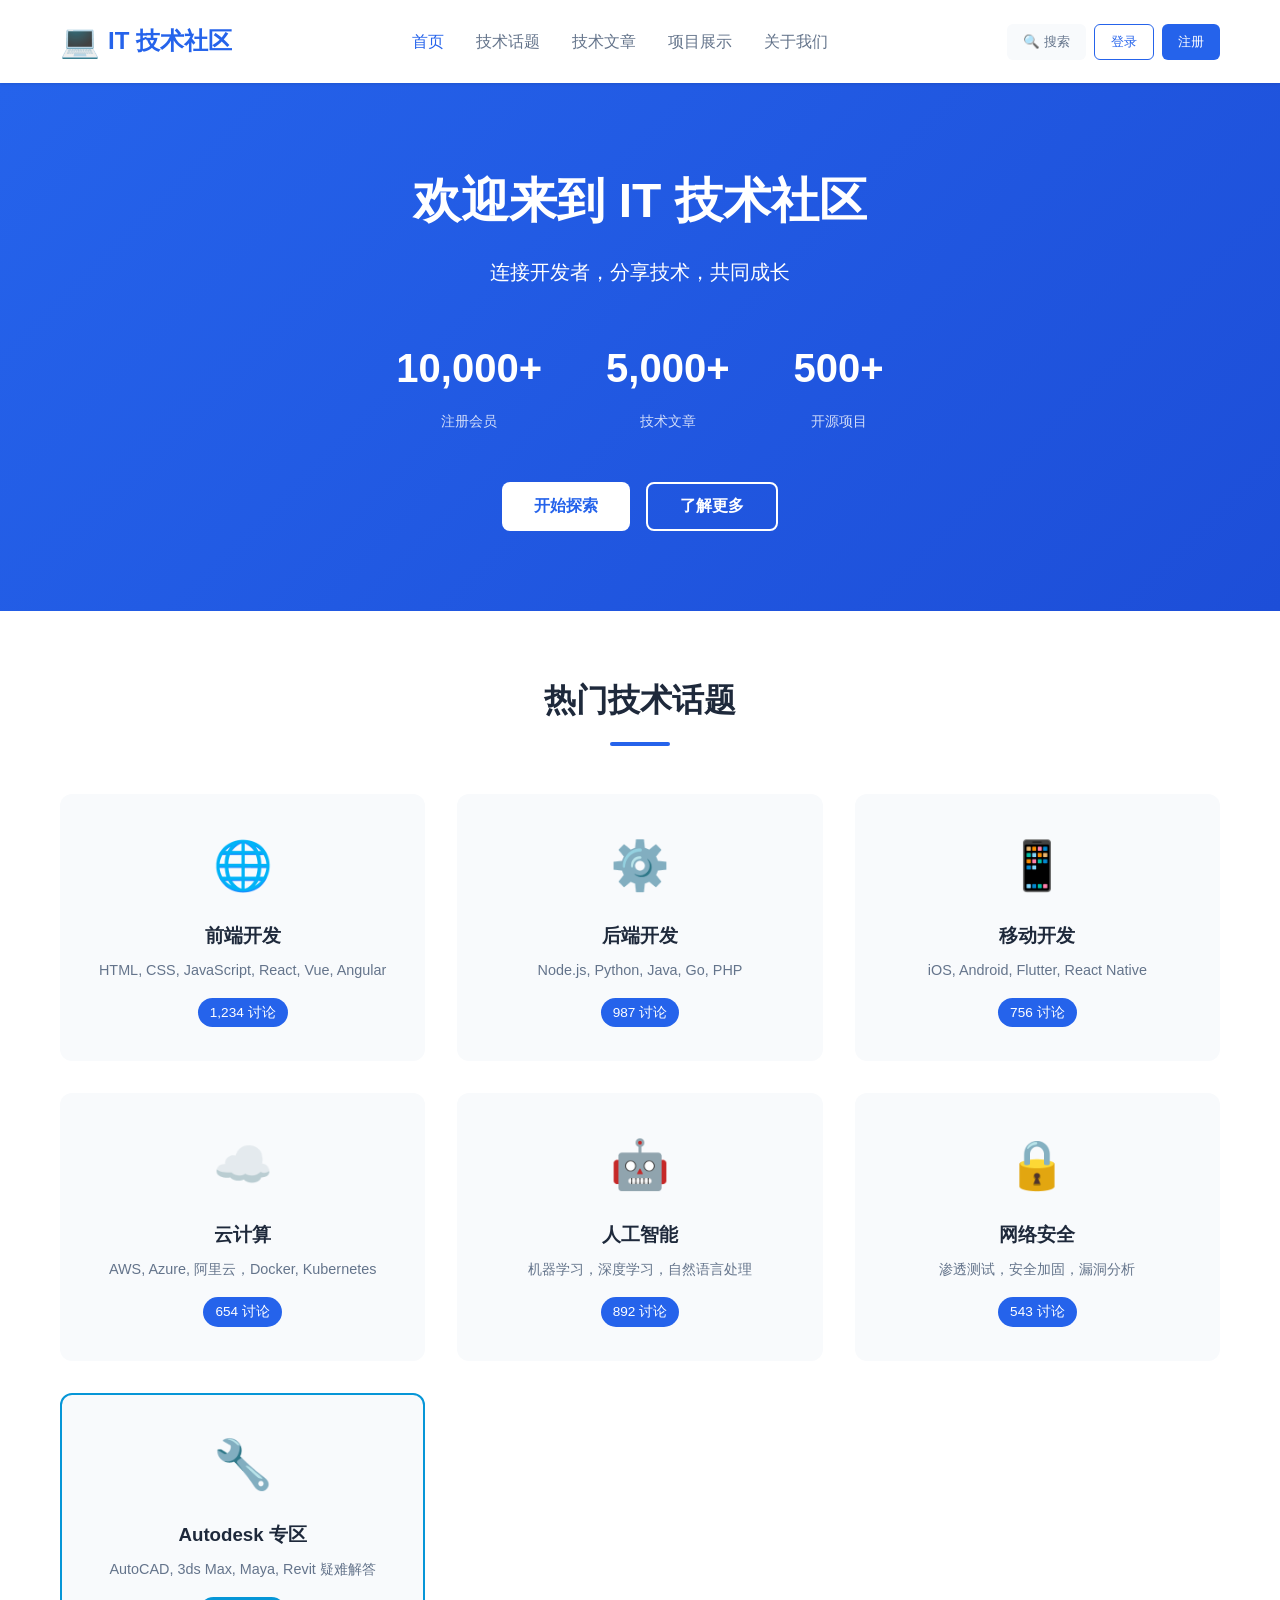
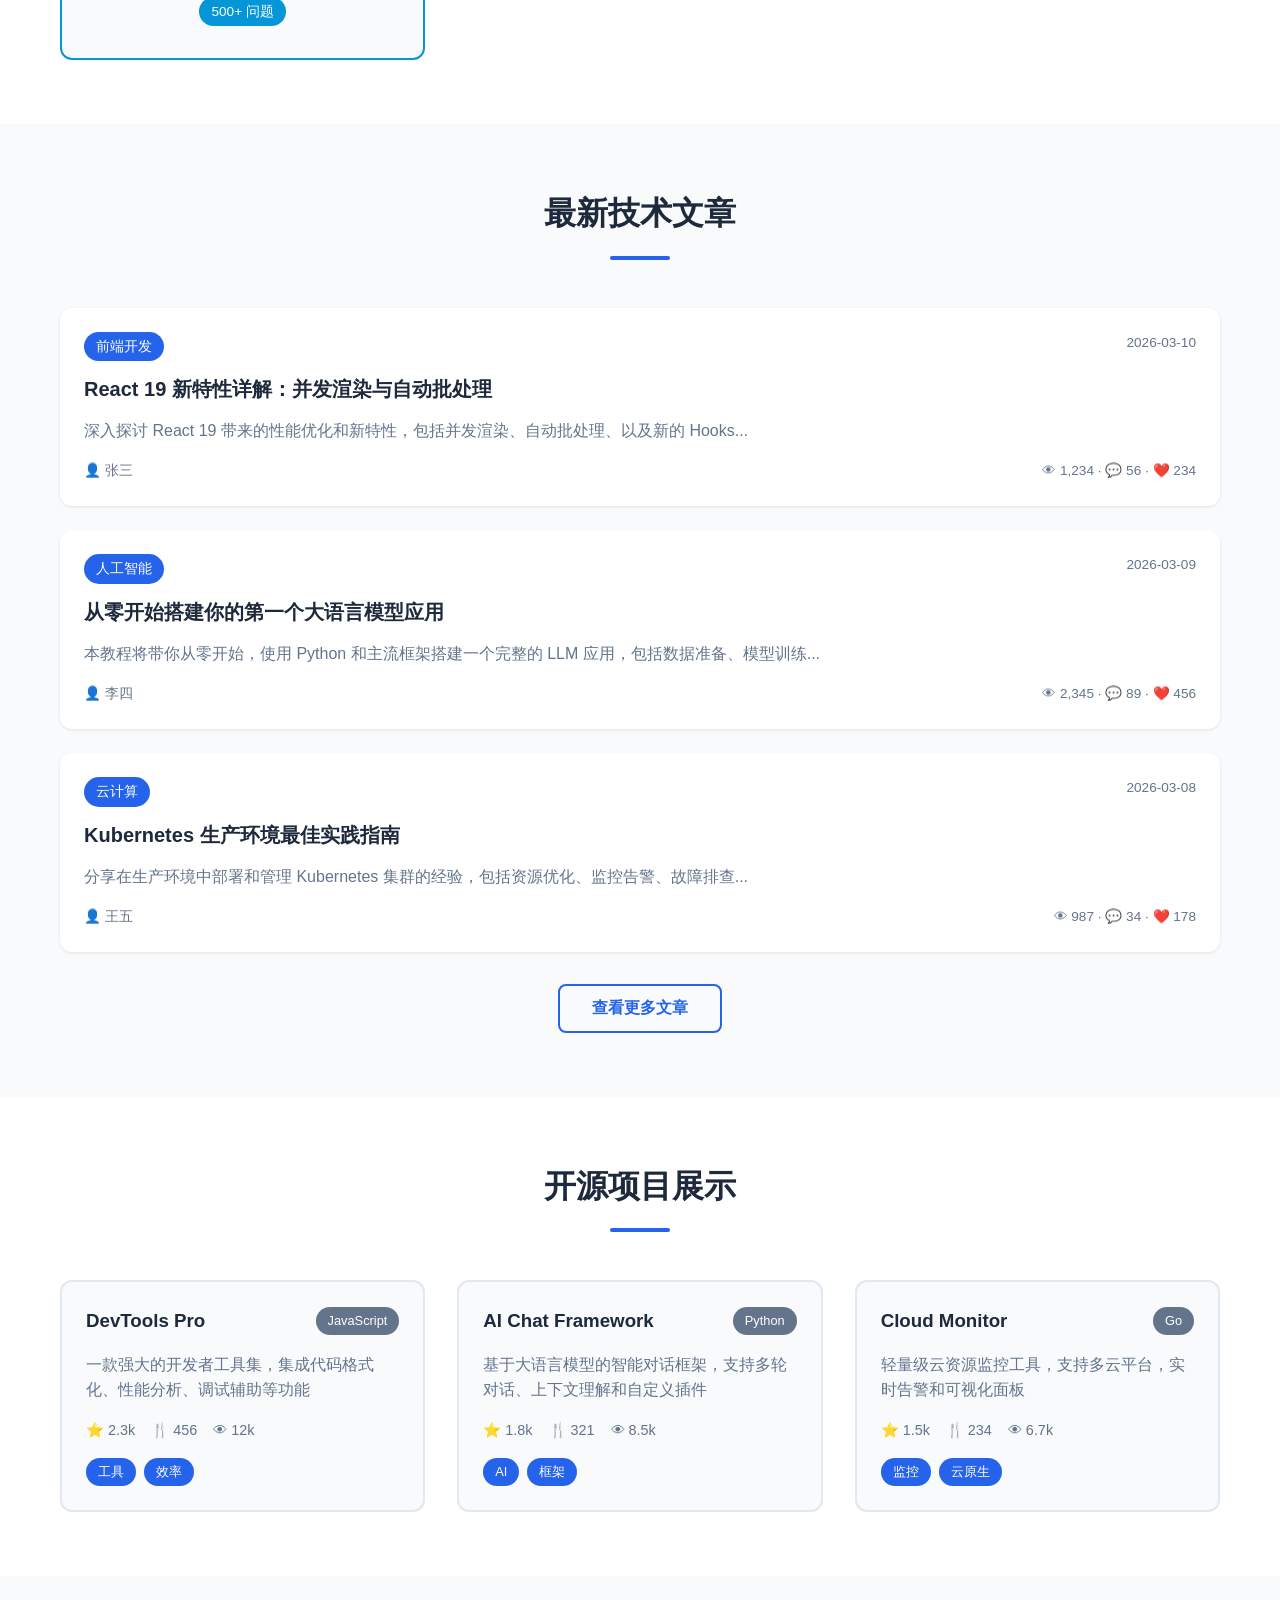
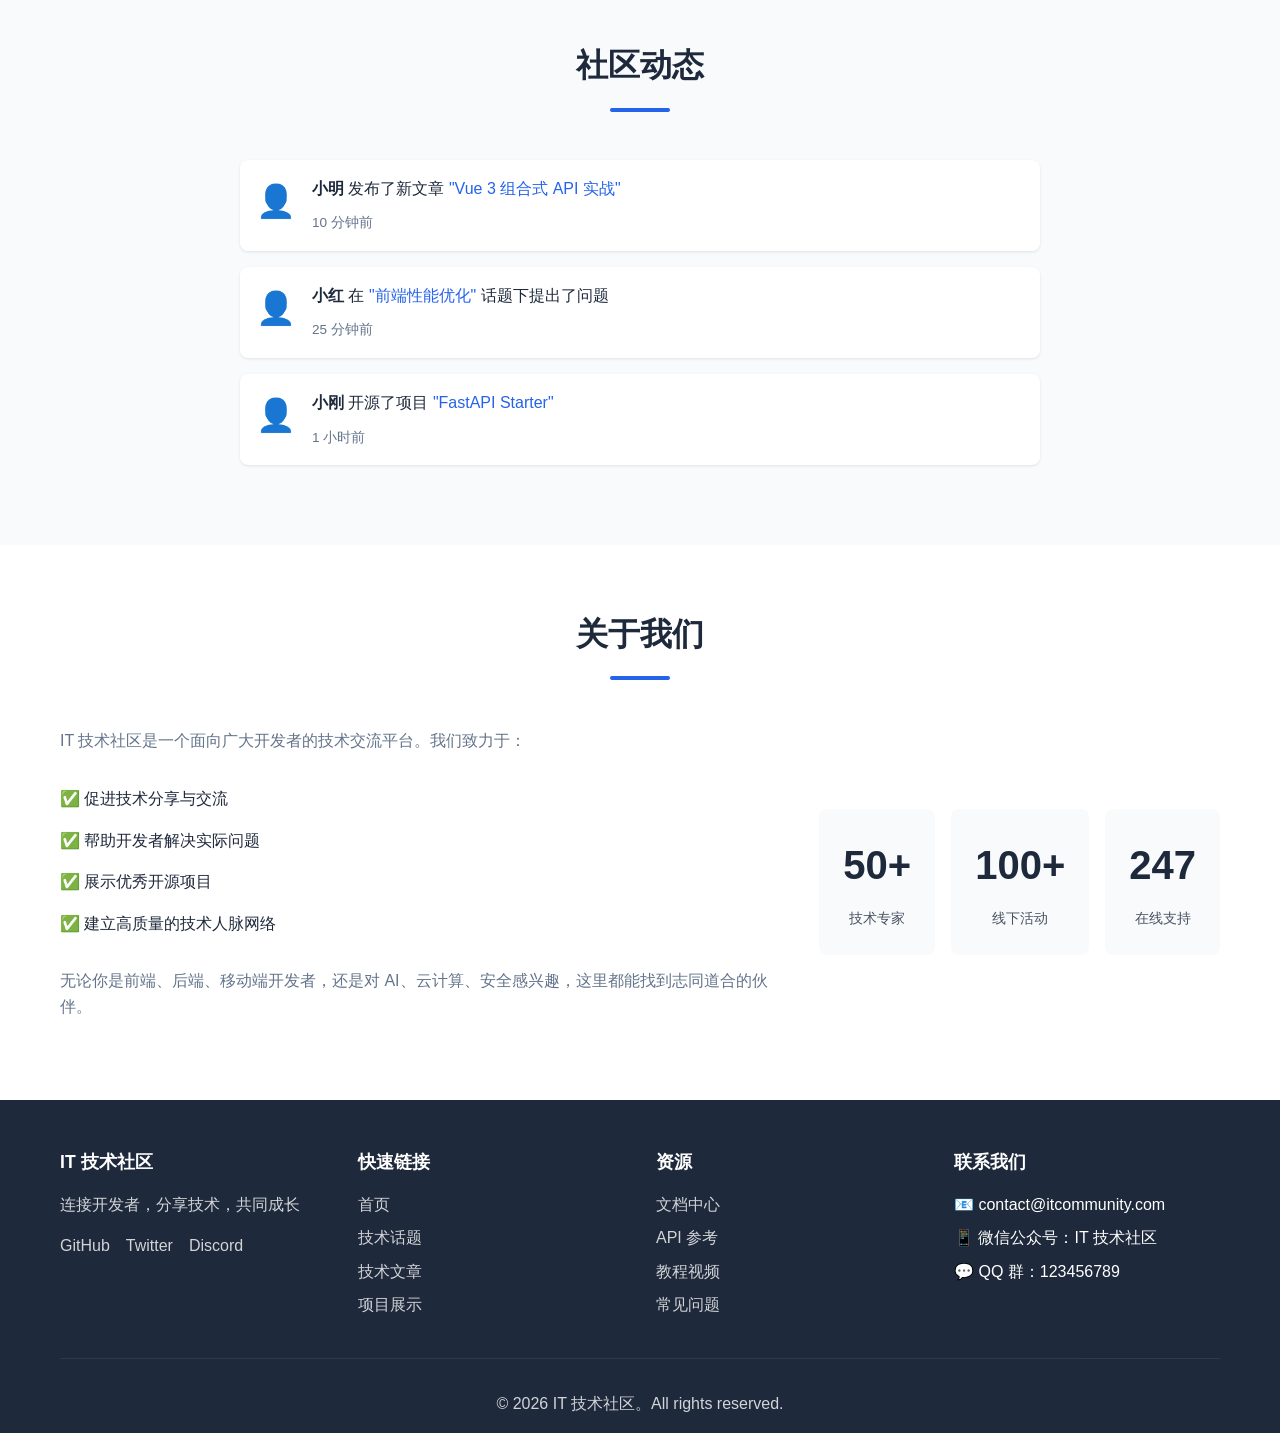
<file: index.html>
<!DOCTYPE html>
<html lang="zh-CN">
<head>
    <meta charset="UTF-8">
    <meta name="viewport" content="width=device-width, initial-scale=1.0">
    <title>IT 技术社区 - 技术交流与分享平台</title>
    <link rel="stylesheet" href="css/style.css">
</head>
<body>
    <!-- 导航栏 -->
    <nav class="navbar">
        <div class="container">
            <div class="logo">
                <span class="logo-icon">💻</span>
                <span class="logo-text">IT 技术社区</span>
            </div>
            <ul class="nav-links">
                <li><a href="#home" class="active">首页</a></li>
                <li><a href="#topics">技术话题</a></li>
                <li><a href="#articles">技术文章</a></li>
                <li><a href="#projects">项目展示</a></li>
                <li><a href="#about">关于我们</a></li>
            </ul>
            <div class="nav-actions">
                <button class="btn-search">🔍 搜索</button>
                <button class="btn-login">登录</button>
                <button class="btn-register">注册</button>
            </div>
        </div>
    </nav>

    <!-- 英雄区域 -->
    <section id="home" class="hero">
        <div class="container">
            <h1>欢迎来到 IT 技术社区</h1>
            <p class="hero-subtitle">连接开发者，分享技术，共同成长</p>
            <div class="hero-stats">
                <div class="stat-item">
                    <span class="stat-number">10,000+</span>
                    <span class="stat-label">注册会员</span>
                </div>
                <div class="stat-item">
                    <span class="stat-number">5,000+</span>
                    <span class="stat-label">技术文章</span>
                </div>
                <div class="stat-item">
                    <span class="stat-number">500+</span>
                    <span class="stat-label">开源项目</span>
                </div>
            </div>
            <div class="hero-cta">
                <button class="btn-primary">开始探索</button>
                <button class="btn-secondary">了解更多</button>
            </div>
        </div>
    </section>

    <!-- 技术话题区域 -->
    <section id="topics" class="topics">
        <div class="container">
            <h2 class="section-title">热门技术话题</h2>
            <div class="topics-grid">
                <div class="topic-card">
                    <div class="topic-icon">🌐</div>
                    <h3>前端开发</h3>
                    <p>HTML, CSS, JavaScript, React, Vue, Angular</p>
                    <span class="topic-count">1,234 讨论</span>
                </div>
                <div class="topic-card">
                    <div class="topic-icon">⚙️</div>
                    <h3>后端开发</h3>
                    <p>Node.js, Python, Java, Go, PHP</p>
                    <span class="topic-count">987 讨论</span>
                </div>
                <div class="topic-card">
                    <div class="topic-icon">📱</div>
                    <h3>移动开发</h3>
                    <p>iOS, Android, Flutter, React Native</p>
                    <span class="topic-count">756 讨论</span>
                </div>
                <div class="topic-card">
                    <div class="topic-icon">☁️</div>
                    <h3>云计算</h3>
                    <p>AWS, Azure, 阿里云，Docker, Kubernetes</p>
                    <span class="topic-count">654 讨论</span>
                </div>
                <div class="topic-card">
                    <div class="topic-icon">🤖</div>
                    <h3>人工智能</h3>
                    <p>机器学习，深度学习，自然语言处理</p>
                    <span class="topic-count">892 讨论</span>
                </div>
                <div class="topic-card">
                    <div class="topic-icon">🔒</div>
                    <h3>网络安全</h3>
                    <p>渗透测试，安全加固，漏洞分析</p>
                    <span class="topic-count">543 讨论</span>
                </div>
                <div class="topic-card autodesk-topic" style="border-color: #0696D7; cursor: pointer;" onclick="window.location.href='autodesk/index.html'">
                    <div class="topic-icon">🔧</div>
                    <h3>Autodesk 专区</h3>
                    <p>AutoCAD, 3ds Max, Maya, Revit 疑难解答</p>
                    <span class="topic-count" style="background: #0696D7;">500+ 问题</span>
                </div>
            </div>
        </div>
    </section>

    <!-- 最新文章区域 -->
    <section id="articles" class="articles">
        <div class="container">
            <h2 class="section-title">最新技术文章</h2>
            <div class="articles-list">
                <article class="article-card">
                    <div class="article-meta">
                        <span class="article-category">前端开发</span>
                        <span class="article-date">2026-03-10</span>
                    </div>
                    <h3 class="article-title">React 19 新特性详解：并发渲染与自动批处理</h3>
                    <p class="article-excerpt">深入探讨 React 19 带来的性能优化和新特性，包括并发渲染、自动批处理、以及新的 Hooks...</p>
                    <div class="article-footer">
                        <span class="article-author">👤 张三</span>
                        <span class="article-stats">👁 1,234 · 💬 56 · ❤️ 234</span>
                    </div>
                </article>
                <article class="article-card">
                    <div class="article-meta">
                        <span class="article-category">人工智能</span>
                        <span class="article-date">2026-03-09</span>
                    </div>
                    <h3 class="article-title">从零开始搭建你的第一个大语言模型应用</h3>
                    <p class="article-excerpt">本教程将带你从零开始，使用 Python 和主流框架搭建一个完整的 LLM 应用，包括数据准备、模型训练...</p>
                    <div class="article-footer">
                        <span class="article-author">👤 李四</span>
                        <span class="article-stats">👁 2,345 · 💬 89 · ❤️ 456</span>
                    </div>
                </article>
                <article class="article-card">
                    <div class="article-meta">
                        <span class="article-category">云计算</span>
                        <span class="article-date">2026-03-08</span>
                    </div>
                    <h3 class="article-title">Kubernetes 生产环境最佳实践指南</h3>
                    <p class="article-excerpt">分享在生产环境中部署和管理 Kubernetes 集群的经验，包括资源优化、监控告警、故障排查...</p>
                    <div class="article-footer">
                        <span class="article-author">👤 王五</span>
                        <span class="article-stats">👁 987 · 💬 34 · ❤️ 178</span>
                    </div>
                </article>
            </div>
            <div class="articles-more">
                <button class="btn-outline">查看更多文章</button>
            </div>
        </div>
    </section>

    <!-- 项目展示区域 -->
    <section id="projects" class="projects">
        <div class="container">
            <h2 class="section-title">开源项目展示</h2>
            <div class="projects-grid">
                <div class="project-card">
                    <div class="project-header">
                        <h3>DevTools Pro</h3>
                        <span class="project-language">JavaScript</span>
                    </div>
                    <p>一款强大的开发者工具集，集成代码格式化、性能分析、调试辅助等功能</p>
                    <div class="project-stats">
                        <span>⭐ 2.3k</span>
                        <span>🍴 456</span>
                        <span>👁 12k</span>
                    </div>
                    <div class="project-tags">
                        <span class="tag">工具</span>
                        <span class="tag">效率</span>
                    </div>
                </div>
                <div class="project-card">
                    <div class="project-header">
                        <h3>AI Chat Framework</h3>
                        <span class="project-language">Python</span>
                    </div>
                    <p>基于大语言模型的智能对话框架，支持多轮对话、上下文理解和自定义插件</p>
                    <div class="project-stats">
                        <span>⭐ 1.8k</span>
                        <span>🍴 321</span>
                        <span>👁 8.5k</span>
                    </div>
                    <div class="project-tags">
                        <span class="tag">AI</span>
                        <span class="tag">框架</span>
                    </div>
                </div>
                <div class="project-card">
                    <div class="project-header">
                        <h3>Cloud Monitor</h3>
                        <span class="project-language">Go</span>
                    </div>
                    <p>轻量级云资源监控工具，支持多云平台，实时告警和可视化面板</p>
                    <div class="project-stats">
                        <span>⭐ 1.5k</span>
                        <span>🍴 234</span>
                        <span>👁 6.7k</span>
                    </div>
                    <div class="project-tags">
                        <span class="tag">监控</span>
                        <span class="tag">云原生</span>
                    </div>
                </div>
            </div>
        </div>
    </section>

    <!-- 社区动态 -->
    <section class="community">
        <div class="container">
            <h2 class="section-title">社区动态</h2>
            <div class="activity-feed">
                <div class="activity-item">
                    <div class="activity-avatar">👤</div>
                    <div class="activity-content">
                        <p><strong>小明</strong> 发布了新文章 <a href="#">"Vue 3 组合式 API 实战"</a></p>
                        <span class="activity-time">10 分钟前</span>
                    </div>
                </div>
                <div class="activity-item">
                    <div class="activity-avatar">👤</div>
                    <div class="activity-content">
                        <p><strong>小红</strong> 在 <a href="#">"前端性能优化"</a> 话题下提出了问题</p>
                        <span class="activity-time">25 分钟前</span>
                    </div>
                </div>
                <div class="activity-item">
                    <div class="activity-avatar">👤</div>
                    <div class="activity-content">
                        <p><strong>小刚</strong> 开源了项目 <a href="#">"FastAPI Starter"</a></p>
                        <span class="activity-time">1 小时前</span>
                    </div>
                </div>
            </div>
        </div>
    </section>

    <!-- 关于我们 -->
    <section id="about" class="about">
        <div class="container">
            <h2 class="section-title">关于我们</h2>
            <div class="about-content">
                <div class="about-text">
                    <p>IT 技术社区是一个面向广大开发者的技术交流平台。我们致力于：</p>
                    <ul class="about-list">
                        <li>✅ 促进技术分享与交流</li>
                        <li>✅ 帮助开发者解决实际问题</li>
                        <li>✅ 展示优秀开源项目</li>
                        <li>✅ 建立高质量的技术人脉网络</li>
                    </ul>
                    <p>无论你是前端、后端、移动端开发者，还是对 AI、云计算、安全感兴趣，这里都能找到志同道合的伙伴。</p>
                </div>
                <div class="about-stats">
                    <div class="about-stat">
                        <span class="stat-number">50+</span>
                        <span class="stat-label">技术专家</span>
                    </div>
                    <div class="about-stat">
                        <span class="stat-number">100+</span>
                        <span class="stat-label">线下活动</span>
                    </div>
                    <div class="about-stat">
                        <span class="stat-number">24/7</span>
                        <span class="stat-label">在线支持</span>
                    </div>
                </div>
            </div>
        </div>
    </section>

    <!-- 页脚 -->
    <footer class="footer">
        <div class="container">
            <div class="footer-grid">
                <div class="footer-section">
                    <h4>IT 技术社区</h4>
                    <p>连接开发者，分享技术，共同成长</p>
                    <div class="social-links">
                        <a href="#">GitHub</a>
                        <a href="#">Twitter</a>
                        <a href="#">Discord</a>
                    </div>
                </div>
                <div class="footer-section">
                    <h4>快速链接</h4>
                    <ul>
                        <li><a href="#home">首页</a></li>
                        <li><a href="#topics">技术话题</a></li>
                        <li><a href="#articles">技术文章</a></li>
                        <li><a href="#projects">项目展示</a></li>
                    </ul>
                </div>
                <div class="footer-section">
                    <h4>资源</h4>
                    <ul>
                        <li><a href="#">文档中心</a></li>
                        <li><a href="#">API 参考</a></li>
                        <li><a href="#">教程视频</a></li>
                        <li><a href="#">常见问题</a></li>
                    </ul>
                </div>
                <div class="footer-section">
                    <h4>联系我们</h4>
                    <ul>
                        <li>📧 contact@itcommunity.com</li>
                        <li>📱 微信公众号：IT 技术社区</li>
                        <li>💬 QQ 群：123456789</li>
                    </ul>
                </div>
            </div>
            <div class="footer-bottom">
                <p>&copy; 2026 IT 技术社区。All rights reserved.</p>
            </div>
        </div>
    </footer>

    <script src="js/main.js"></script>
</body>
</html>
</file>
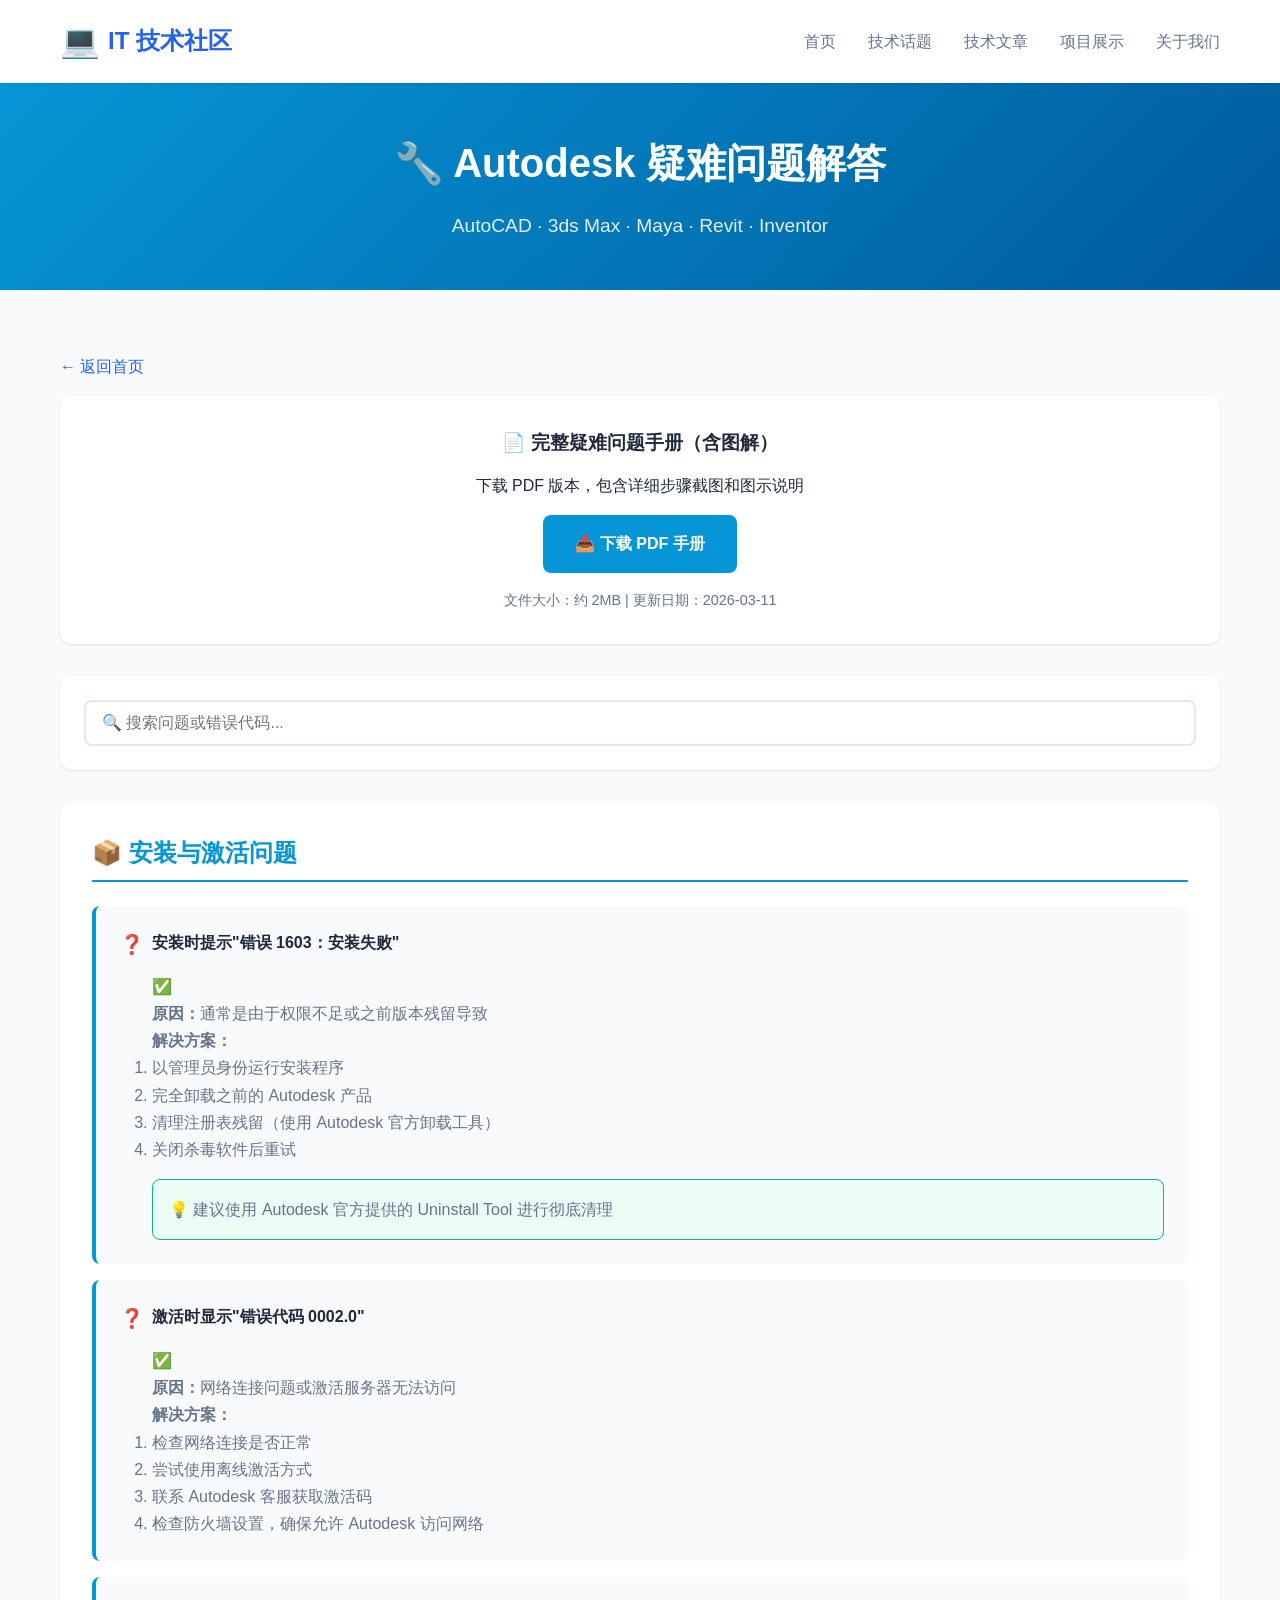
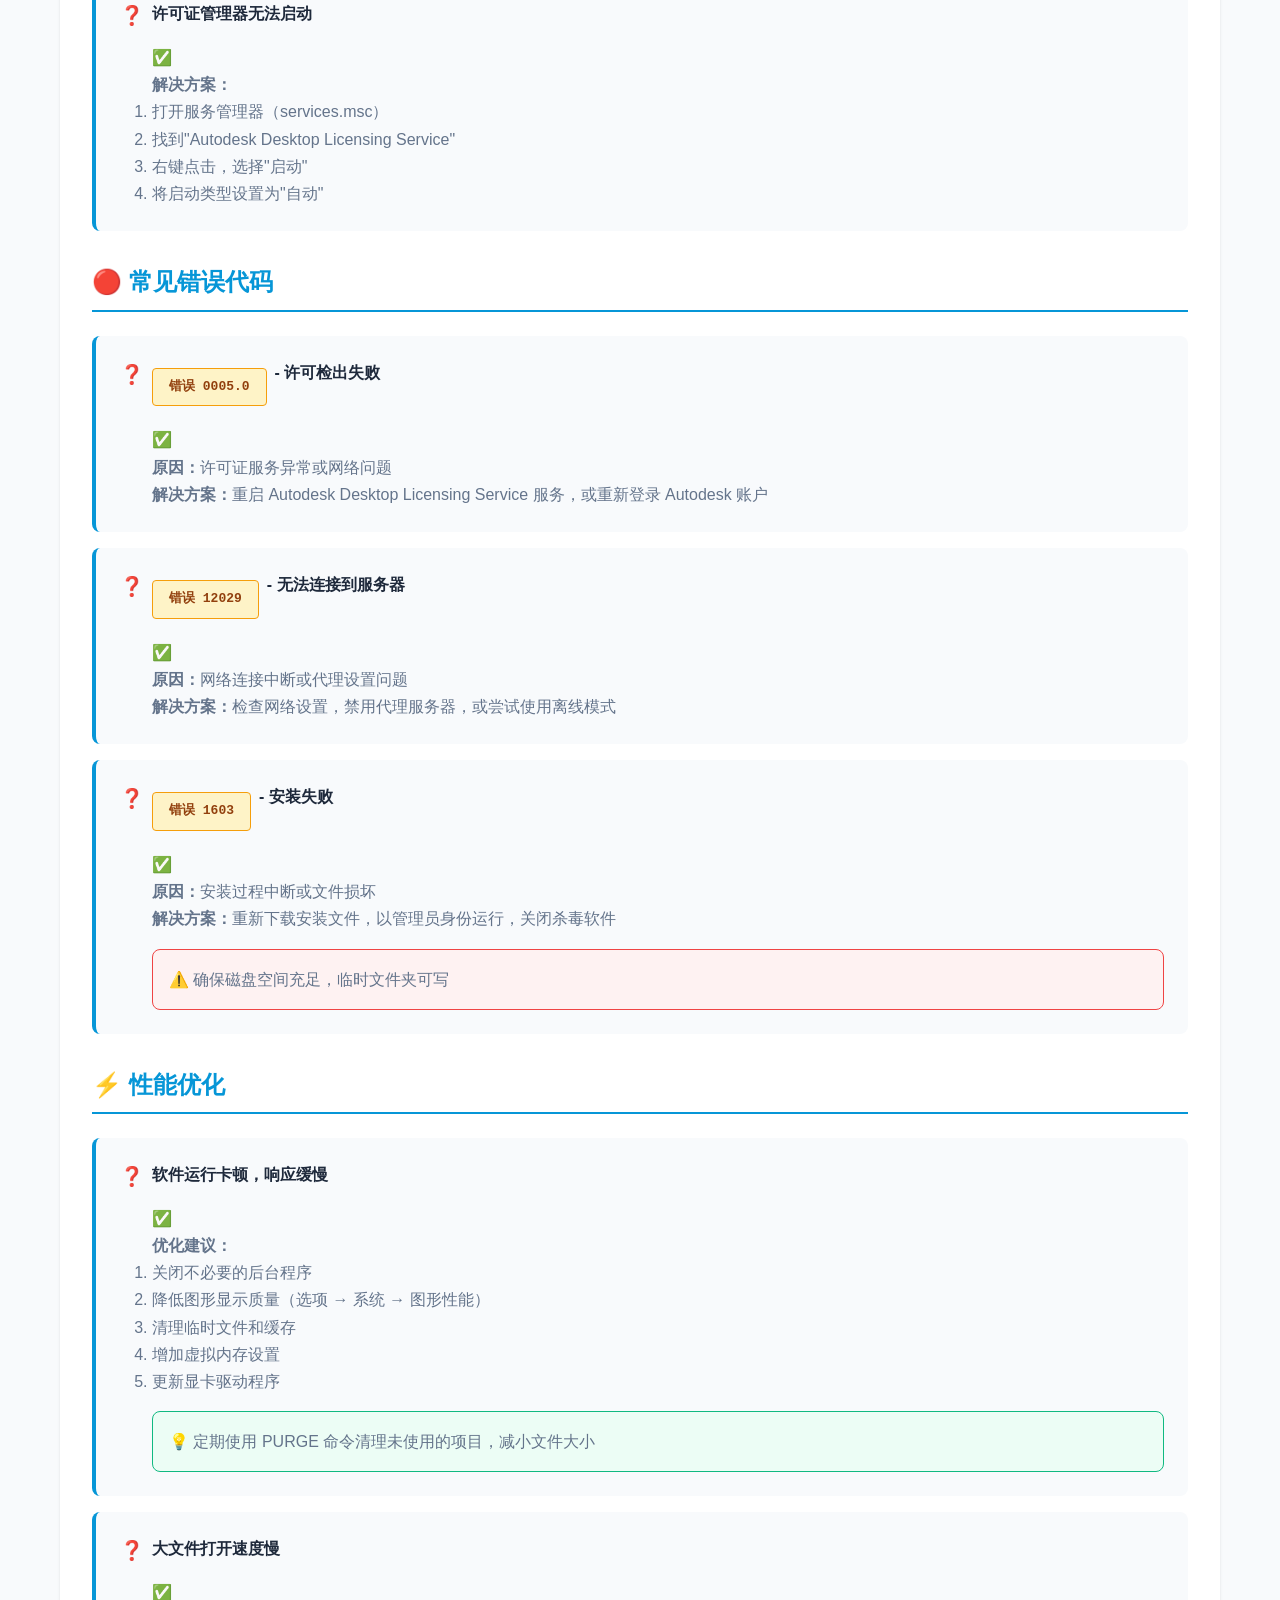
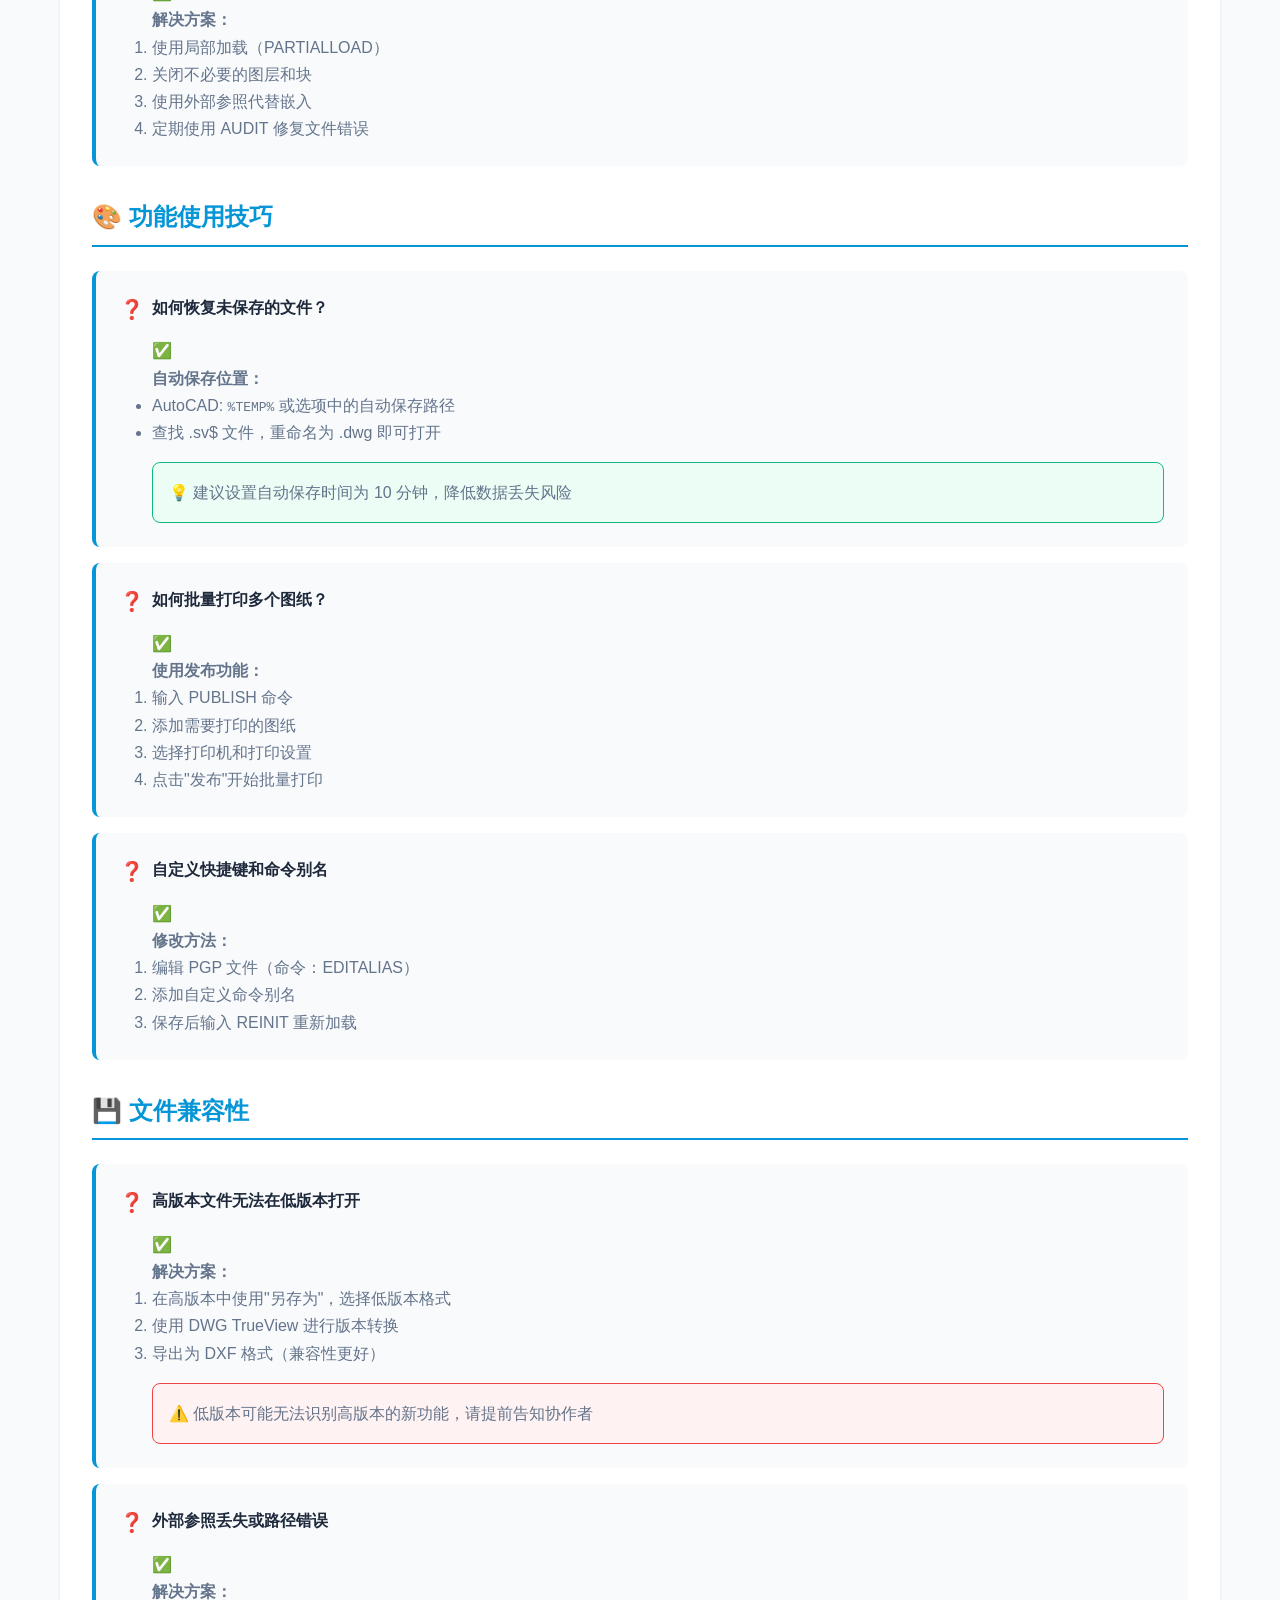
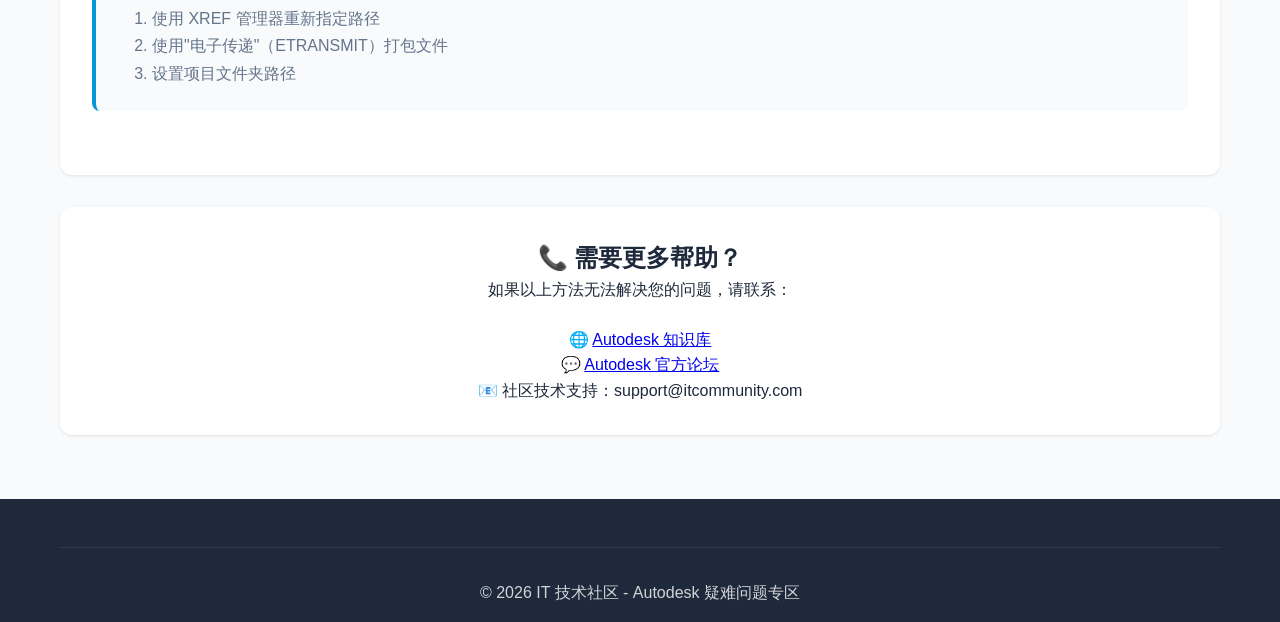
<file: autodesk/index.html>
<!DOCTYPE html>
<html lang="zh-CN">
<head>
    <meta charset="UTF-8">
    <meta name="viewport" content="width=device-width, initial-scale=1.0">
    <title>Autodesk 疑难问题 - IT 技术社区</title>
    <link rel="stylesheet" href="../css/style.css">
    <style>
        .autodesk-page {
            padding: 2rem 0;
            background: var(--bg-color);
            min-height: 100vh;
        }

        .autodesk-header {
            background: linear-gradient(135deg, #0696D7 0%, #005A9C 100%);
            color: white;
            padding: 3rem 0;
            text-align: center;
            margin-bottom: 2rem;
        }

        .autodesk-header h1 {
            font-size: 2.5rem;
            margin-bottom: 1rem;
        }

        .autodesk-header p {
            font-size: 1.2rem;
            opacity: 0.9;
        }

        .content-container {
            max-width: 1200px;
            margin: 0 auto;
            padding: 0 20px;
        }

        .pdf-download-section {
            background: var(--card-bg);
            padding: 2rem;
            border-radius: 12px;
            box-shadow: var(--shadow);
            margin-bottom: 2rem;
            text-align: center;
        }

        .pdf-download-section h3 {
            color: var(--text-primary);
            margin-bottom: 1rem;
        }

        .btn-download {
            display: inline-block;
            background: #0696D7;
            color: white;
            padding: 1rem 2rem;
            border-radius: 8px;
            text-decoration: none;
            font-weight: 600;
            transition: all 0.3s;
            margin-top: 1rem;
        }

        .btn-download:hover {
            background: #005A9C;
            transform: translateY(-2px);
            box-shadow: var(--shadow-lg);
        }

        .faq-section {
            background: var(--card-bg);
            padding: 2rem;
            border-radius: 12px;
            box-shadow: var(--shadow);
            margin-bottom: 2rem;
        }

        .faq-category {
            margin-bottom: 2rem;
        }

        .faq-category h2 {
            color: #0696D7;
            border-bottom: 2px solid #0696D7;
            padding-bottom: 0.5rem;
            margin-bottom: 1.5rem;
        }

        .faq-item {
            background: var(--bg-color);
            padding: 1.5rem;
            border-radius: 8px;
            margin-bottom: 1rem;
            border-left: 4px solid #0696D7;
        }

        .faq-question {
            font-weight: 600;
            color: var(--text-primary);
            margin-bottom: 0.75rem;
            display: flex;
            align-items: flex-start;
            gap: 0.5rem;
        }

        .faq-question::before {
            content: "❓";
            font-size: 1.2rem;
        }

        .faq-answer {
            color: var(--text-secondary);
            line-height: 1.7;
            padding-left: 2rem;
        }

        .faq-answer::before {
            content: "✅ ";
        }

        .error-code {
            background: #FEF3C7;
            border: 1px solid #F59E0B;
            padding: 0.5rem 1rem;
            border-radius: 4px;
            font-family: monospace;
            color: #92400E;
            display: inline-block;
            margin: 0.5rem 0;
        }

        .tip-box {
            background: #ECFDF5;
            border: 1px solid #10B981;
            padding: 1rem;
            border-radius: 8px;
            margin-top: 1rem;
        }

        .tip-box::before {
            content: "💡 ";
            font-weight: 600;
            color: #059669;
        }

        .warning-box {
            background: #FEF2F2;
            border: 1px solid #EF4444;
            padding: 1rem;
            border-radius: 8px;
            margin-top: 1rem;
        }

        .warning-box::before {
            content: "⚠️ ";
            font-weight: 600;
            color: #DC2626;
        }

        .back-link {
            display: inline-block;
            color: var(--primary-color);
            text-decoration: none;
            margin-bottom: 1rem;
            font-weight: 500;
        }

        .back-link:hover {
            text-decoration: underline;
        }

        .search-box {
            background: var(--card-bg);
            padding: 1.5rem;
            border-radius: 12px;
            box-shadow: var(--shadow);
            margin-bottom: 2rem;
        }

        .search-box input {
            width: 100%;
            padding: 0.75rem 1rem;
            border: 2px solid var(--border-color);
            border-radius: 8px;
            font-size: 1rem;
        }

        .search-box input:focus {
            outline: none;
            border-color: #0696D7;
        }
    </style>
</head>
<body>
    <!-- 导航栏 -->
    <nav class="navbar">
        <div class="container">
            <div class="logo">
                <span class="logo-icon">💻</span>
                <span class="logo-text">IT 技术社区</span>
            </div>
            <ul class="nav-links">
                <li><a href="../index.html">首页</a></li>
                <li><a href="../index.html#topics">技术话题</a></li>
                <li><a href="../index.html#articles">技术文章</a></li>
                <li><a href="../index.html#projects">项目展示</a></li>
                <li><a href="../index.html#about">关于我们</a></li>
            </ul>
        </div>
    </nav>

    <!-- 页面头部 -->
    <header class="autodesk-header">
        <div class="container">
            <h1>🔧 Autodesk 疑难问题解答</h1>
            <p>AutoCAD · 3ds Max · Maya · Revit · Inventor</p>
        </div>
    </header>

    <div class="autodesk-page">
        <div class="content-container">
            <!-- 返回链接 -->
            <a href="../index.html" class="back-link">← 返回首页</a>

            <!-- PDF 下载区域 -->
            <div class="pdf-download-section">
                <h3>📄 完整疑难问题手册（含图解）</h3>
                <p>下载 PDF 版本，包含详细步骤截图和图示说明</p>
                <a href="../downloads/Autodeskyinan.pdf" class="btn-download" download>
                    📥 下载 PDF 手册
                </a>
                <p style="margin-top: 1rem; font-size: 0.9rem; color: var(--text-secondary);">
                    文件大小：约 2MB | 更新日期：2026-03-11
                </p>
            </div>

            <!-- 搜索框 -->
            <div class="search-box">
                <input type="text" id="faqSearch" placeholder="🔍 搜索问题或错误代码..." onkeyup="searchFAQ()">
            </div>

            <!-- FAQ 内容区域 -->
            <div class="faq-section">
                
                <!-- 安装激活问题 -->
                <div class="faq-category" data-category="install">
                    <h2>📦 安装与激活问题</h2>
                    
                    <div class="faq-item">
                        <div class="faq-question">安装时提示"错误 1603：安装失败"</div>
                        <div class="faq-answer">
                            <p><strong>原因：</strong>通常是由于权限不足或之前版本残留导致</p>
                            <p><strong>解决方案：</strong></p>
                            <ol>
                                <li>以管理员身份运行安装程序</li>
                                <li>完全卸载之前的 Autodesk 产品</li>
                                <li>清理注册表残留（使用 Autodesk 官方卸载工具）</li>
                                <li>关闭杀毒软件后重试</li>
                            </ol>
                            <div class="tip-box">
                                建议使用 Autodesk 官方提供的 Uninstall Tool 进行彻底清理
                            </div>
                        </div>
                    </div>

                    <div class="faq-item">
                        <div class="faq-question">激活时显示"错误代码 0002.0"</div>
                        <div class="faq-answer">
                            <p><strong>原因：</strong>网络连接问题或激活服务器无法访问</p>
                            <p><strong>解决方案：</strong></p>
                            <ol>
                                <li>检查网络连接是否正常</li>
                                <li>尝试使用离线激活方式</li>
                                <li>联系 Autodesk 客服获取激活码</li>
                                <li>检查防火墙设置，确保允许 Autodesk 访问网络</li>
                            </ol>
                        </div>
                    </div>

                    <div class="faq-item">
                        <div class="faq-question">许可证管理器无法启动</div>
                        <div class="faq-answer">
                            <p><strong>解决方案：</strong></p>
                            <ol>
                                <li>打开服务管理器（services.msc）</li>
                                <li>找到"Autodesk Desktop Licensing Service"</li>
                                <li>右键点击，选择"启动"</li>
                                <li>将启动类型设置为"自动"</li>
                            </ol>
                        </div>
                    </div>
                </div>

                <!-- 常见错误代码 -->
                <div class="faq-category" data-category="error">
                    <h2>🔴 常见错误代码</h2>
                    
                    <div class="faq-item">
                        <div class="faq-question"><span class="error-code">错误 0005.0</span> - 许可检出失败</div>
                        <div class="faq-answer">
                            <p><strong>原因：</strong>许可证服务异常或网络问题</p>
                            <p><strong>解决方案：</strong>重启 Autodesk Desktop Licensing Service 服务，或重新登录 Autodesk 账户</p>
                        </div>
                    </div>

                    <div class="faq-item">
                        <div class="faq-question"><span class="error-code">错误 12029</span> - 无法连接到服务器</div>
                        <div class="faq-answer">
                            <p><strong>原因：</strong>网络连接中断或代理设置问题</p>
                            <p><strong>解决方案：</strong>检查网络设置，禁用代理服务器，或尝试使用离线模式</p>
                        </div>
                    </div>

                    <div class="faq-item">
                        <div class="faq-question"><span class="error-code">错误 1603</span> - 安装失败</div>
                        <div class="faq-answer">
                            <p><strong>原因：</strong>安装过程中断或文件损坏</p>
                            <p><strong>解决方案：</strong>重新下载安装文件，以管理员身份运行，关闭杀毒软件</p>
                            <div class="warning-box">
                                确保磁盘空间充足，临时文件夹可写
                            </div>
                        </div>
                    </div>
                </div>

                <!-- 性能优化 -->
                <div class="faq-category" data-category="performance">
                    <h2>⚡ 性能优化</h2>
                    
                    <div class="faq-item">
                        <div class="faq-question">软件运行卡顿，响应缓慢</div>
                        <div class="faq-answer">
                            <p><strong>优化建议：</strong></p>
                            <ol>
                                <li>关闭不必要的后台程序</li>
                                <li>降低图形显示质量（选项 → 系统 → 图形性能）</li>
                                <li>清理临时文件和缓存</li>
                                <li>增加虚拟内存设置</li>
                                <li>更新显卡驱动程序</li>
                            </ol>
                            <div class="tip-box">
                                定期使用 PURGE 命令清理未使用的项目，减小文件大小
                            </div>
                        </div>
                    </div>

                    <div class="faq-item">
                        <div class="faq-question">大文件打开速度慢</div>
                        <div class="faq-answer">
                            <p><strong>解决方案：</strong></p>
                            <ol>
                                <li>使用局部加载（PARTIALLOAD）</li>
                                <li>关闭不必要的图层和块</li>
                                <li>使用外部参照代替嵌入</li>
                                <li>定期使用 AUDIT 修复文件错误</li>
                            </ol>
                        </div>
                    </div>
                </div>

                <!-- 功能使用技巧 -->
                <div class="faq-category" data-category="tips">
                    <h2>🎨 功能使用技巧</h2>
                    
                    <div class="faq-item">
                        <div class="faq-question">如何恢复未保存的文件？</div>
                        <div class="faq-answer">
                            <p><strong>自动保存位置：</strong></p>
                            <ul>
                                <li>AutoCAD: <code>%TEMP%</code> 或选项中的自动保存路径</li>
                                <li>查找 .sv$ 文件，重命名为 .dwg 即可打开</li>
                            </ul>
                            <div class="tip-box">
                                建议设置自动保存时间为 10 分钟，降低数据丢失风险
                            </div>
                        </div>
                    </div>

                    <div class="faq-item">
                        <div class="faq-question">如何批量打印多个图纸？</div>
                        <div class="faq-answer">
                            <p><strong>使用发布功能：</strong></p>
                            <ol>
                                <li>输入 PUBLISH 命令</li>
                                <li>添加需要打印的图纸</li>
                                <li>选择打印机和打印设置</li>
                                <li>点击"发布"开始批量打印</li>
                            </ol>
                        </div>
                    </div>

                    <div class="faq-item">
                        <div class="faq-question">自定义快捷键和命令别名</div>
                        <div class="faq-answer">
                            <p><strong>修改方法：</strong></p>
                            <ol>
                                <li>编辑 PGP 文件（命令：EDITALIAS）</li>
                                <li>添加自定义命令别名</li>
                                <li>保存后输入 REINIT 重新加载</li>
                            </ol>
                        </div>
                    </div>
                </div>

                <!-- 文件兼容性 -->
                <div class="faq-category" data-category="compatibility">
                    <h2>💾 文件兼容性</h2>
                    
                    <div class="faq-item">
                        <div class="faq-question">高版本文件无法在低版本打开</div>
                        <div class="faq-answer">
                            <p><strong>解决方案：</strong></p>
                            <ol>
                                <li>在高版本中使用"另存为"，选择低版本格式</li>
                                <li>使用 DWG TrueView 进行版本转换</li>
                                <li>导出为 DXF 格式（兼容性更好）</li>
                            </ol>
                            <div class="warning-box">
                                低版本可能无法识别高版本的新功能，请提前告知协作者
                            </div>
                        </div>
                    </div>

                    <div class="faq-item">
                        <div class="faq-question">外部参照丢失或路径错误</div>
                        <div class="faq-answer">
                            <p><strong>解决方案：</strong></p>
                            <ol>
                                <li>使用 XREF 管理器重新指定路径</li>
                                <li>使用"电子传递"（ETRANSMIT）打包文件</li>
                                <li>设置项目文件夹路径</li>
                            </ol>
                        </div>
                    </div>
                </div>

            </div>

            <!-- 联系支持 -->
            <div class="faq-section" style="text-align: center;">
                <h2>📞 需要更多帮助？</h2>
                <p>如果以上方法无法解决您的问题，请联系：</p>
                <div style="margin-top: 1.5rem;">
                    <p>🌐 <a href="https://knowledge.autodesk.com" target="_blank">Autodesk 知识库</a></p>
                    <p>💬 <a href="https://forums.autodesk.com" target="_blank">Autodesk 官方论坛</a></p>
                    <p>📧 社区技术支持：support@itcommunity.com</p>
                </div>
            </div>
        </div>
    </div>

    <!-- 页脚 -->
    <footer class="footer">
        <div class="container">
            <div class="footer-bottom">
                <p>&copy; 2026 IT 技术社区 - Autodesk 疑难问题专区</p>
            </div>
        </div>
    </footer>

    <script>
        // 搜索功能
        function searchFAQ() {
            const input = document.getElementById('faqSearch');
            const filter = input.value.toLowerCase();
            const items = document.querySelectorAll('.faq-item');

            items.forEach(item => {
                const text = item.textContent.toLowerCase();
                item.style.display = text.includes(filter) ? 'block' : 'none';
            });
        }

        // 平滑滚动
        document.querySelectorAll('a[href^="#"]').forEach(anchor => {
            anchor.addEventListener('click', function(e) {
                e.preventDefault();
                const target = document.querySelector(this.getAttribute('href'));
                if (target) {
                    target.scrollIntoView({
                        behavior: 'smooth',
                        block: 'start'
                    });
                }
            });
        });
    </script>
</body>
</html>
</file>
<file: css/style.css>
/* 全局样式 */
* {
    margin: 0;
    padding: 0;
    box-sizing: border-box;
}

:root {
    --primary-color: #2563eb;
    --primary-dark: #1d4ed8;
    --secondary-color: #64748b;
    --success-color: #10b981;
    --warning-color: #f59e0b;
    --danger-color: #ef4444;
    --bg-color: #f8fafc;
    --card-bg: #ffffff;
    --text-primary: #1e293b;
    --text-secondary: #64748b;
    --border-color: #e2e8f0;
    --shadow: 0 1px 3px rgba(0, 0, 0, 0.1);
    --shadow-lg: 0 10px 15px -3px rgba(0, 0, 0, 0.1);
}

body {
    font-family: -apple-system, BlinkMacSystemFont, 'Segoe UI', Roboto, 'Helvetica Neue', Arial, sans-serif;
    line-height: 1.6;
    color: var(--text-primary);
    background-color: var(--bg-color);
}

.container {
    max-width: 1200px;
    margin: 0 auto;
    padding: 0 20px;
}

/* 导航栏 */
.navbar {
    background: var(--card-bg);
    box-shadow: var(--shadow);
    position: sticky;
    top: 0;
    z-index: 1000;
    padding: 1rem 0;
}

.navbar .container {
    display: flex;
    justify-content: space-between;
    align-items: center;
}

.logo {
    display: flex;
    align-items: center;
    gap: 0.5rem;
    font-size: 1.5rem;
    font-weight: bold;
    color: var(--primary-color);
}

.logo-icon {
    font-size: 2rem;
}

.nav-links {
    display: flex;
    list-style: none;
    gap: 2rem;
}

.nav-links a {
    text-decoration: none;
    color: var(--text-secondary);
    font-weight: 500;
    transition: color 0.3s;
    padding: 0.5rem 0;
}

.nav-links a:hover,
.nav-links a.active {
    color: var(--primary-color);
}

.nav-actions {
    display: flex;
    gap: 0.5rem;
}

.btn-search,
.btn-login,
.btn-register {
    padding: 0.5rem 1rem;
    border: none;
    border-radius: 6px;
    cursor: pointer;
    font-weight: 500;
    transition: all 0.3s;
}

.btn-search {
    background: var(--bg-color);
    color: var(--text-secondary);
}

.btn-login {
    background: transparent;
    color: var(--primary-color);
    border: 1px solid var(--primary-color);
}

.btn-register {
    background: var(--primary-color);
    color: white;
}

.btn-search:hover,
.btn-login:hover,
.btn-register:hover {
    transform: translateY(-1px);
    box-shadow: var(--shadow);
}

/* 英雄区域 */
.hero {
    background: linear-gradient(135deg, var(--primary-color) 0%, var(--primary-dark) 100%);
    color: white;
    padding: 5rem 0;
    text-align: center;
}

.hero h1 {
    font-size: 3rem;
    margin-bottom: 1rem;
    animation: fadeInUp 0.8s ease;
}

.hero-subtitle {
    font-size: 1.25rem;
    margin-bottom: 3rem;
    opacity: 0.9;
    animation: fadeInUp 0.8s ease 0.2s both;
}

.hero-stats {
    display: flex;
    justify-content: center;
    gap: 4rem;
    margin-bottom: 3rem;
    animation: fadeInUp 0.8s ease 0.4s both;
}

.stat-item {
    text-align: center;
}

.stat-number {
    display: block;
    font-size: 2.5rem;
    font-weight: bold;
    margin-bottom: 0.5rem;
}

.stat-label {
    font-size: 0.9rem;
    opacity: 0.8;
}

.hero-cta {
    display: flex;
    justify-content: center;
    gap: 1rem;
    animation: fadeInUp 0.8s ease 0.6s both;
}

.btn-primary,
.btn-secondary,
.btn-outline {
    padding: 0.75rem 2rem;
    border: none;
    border-radius: 8px;
    font-size: 1rem;
    font-weight: 600;
    cursor: pointer;
    transition: all 0.3s;
}

.btn-primary {
    background: white;
    color: var(--primary-color);
}

.btn-secondary {
    background: transparent;
    color: white;
    border: 2px solid white;
}

.btn-primary:hover,
.btn-secondary:hover {
    transform: translateY(-2px);
    box-shadow: var(--shadow-lg);
}

/* 通用区域样式 */
section {
    padding: 4rem 0;
}

.section-title {
    text-align: center;
    font-size: 2rem;
    margin-bottom: 3rem;
    color: var(--text-primary);
    position: relative;
}

.section-title::after {
    content: '';
    display: block;
    width: 60px;
    height: 4px;
    background: var(--primary-color);
    margin: 1rem auto 0;
    border-radius: 2px;
}

/* 技术话题 */
.topics {
    background: var(--card-bg);
}

.topics-grid {
    display: grid;
    grid-template-columns: repeat(auto-fit, minmax(300px, 1fr));
    gap: 2rem;
}

.topic-card {
    background: var(--bg-color);
    padding: 2rem;
    border-radius: 12px;
    text-align: center;
    transition: all 0.3s;
    border: 2px solid transparent;
}

.topic-card:hover {
    transform: translateY(-5px);
    box-shadow: var(--shadow-lg);
    border-color: var(--primary-color);
}

.topic-icon {
    font-size: 3rem;
    margin-bottom: 1rem;
}

.topic-card h3 {
    margin-bottom: 0.5rem;
    color: var(--text-primary);
}

.topic-card p {
    color: var(--text-secondary);
    margin-bottom: 1rem;
    font-size: 0.9rem;
}

.topic-count {
    display: inline-block;
    background: var(--primary-color);
    color: white;
    padding: 0.25rem 0.75rem;
    border-radius: 20px;
    font-size: 0.85rem;
}

/* 文章列表 */
.articles {
    background: var(--bg-color);
}

.articles-list {
    display: flex;
    flex-direction: column;
    gap: 1.5rem;
}

.article-card {
    background: var(--card-bg);
    padding: 1.5rem;
    border-radius: 12px;
    box-shadow: var(--shadow);
    transition: all 0.3s;
}

.article-card:hover {
    transform: translateX(5px);
    box-shadow: var(--shadow-lg);
}

.article-meta {
    display: flex;
    justify-content: space-between;
    margin-bottom: 0.75rem;
    font-size: 0.85rem;
}

.article-category {
    background: var(--primary-color);
    color: white;
    padding: 0.25rem 0.75rem;
    border-radius: 20px;
}

.article-date {
    color: var(--text-secondary);
}

.article-title {
    font-size: 1.25rem;
    margin-bottom: 0.75rem;
    color: var(--text-primary);
}

.article-excerpt {
    color: var(--text-secondary);
    margin-bottom: 1rem;
    line-height: 1.7;
}

.article-footer {
    display: flex;
    justify-content: space-between;
    align-items: center;
    font-size: 0.85rem;
    color: var(--text-secondary);
}

.articles-more {
    text-align: center;
    margin-top: 2rem;
}

.btn-outline {
    background: transparent;
    color: var(--primary-color);
    border: 2px solid var(--primary-color);
}

.btn-outline:hover {
    background: var(--primary-color);
    color: white;
}

/* 项目展示 */
.projects {
    background: var(--card-bg);
}

.projects-grid {
    display: grid;
    grid-template-columns: repeat(auto-fit, minmax(320px, 1fr));
    gap: 2rem;
}

.project-card {
    background: var(--bg-color);
    padding: 1.5rem;
    border-radius: 12px;
    border: 2px solid var(--border-color);
    transition: all 0.3s;
}

.project-card:hover {
    border-color: var(--primary-color);
    box-shadow: var(--shadow-lg);
}

.project-header {
    display: flex;
    justify-content: space-between;
    align-items: center;
    margin-bottom: 1rem;
}

.project-header h3 {
    color: var(--text-primary);
}

.project-language {
    background: var(--secondary-color);
    color: white;
    padding: 0.25rem 0.75rem;
    border-radius: 20px;
    font-size: 0.8rem;
}

.project-card p {
    color: var(--text-secondary);
    margin-bottom: 1rem;
    line-height: 1.6;
}

.project-stats {
    display: flex;
    gap: 1rem;
    margin-bottom: 1rem;
    font-size: 0.9rem;
    color: var(--text-secondary);
}

.project-tags {
    display: flex;
    gap: 0.5rem;
    flex-wrap: wrap;
}

.tag {
    background: var(--primary-color);
    color: white;
    padding: 0.25rem 0.75rem;
    border-radius: 20px;
    font-size: 0.8rem;
}

/* 社区动态 */
.community {
    background: var(--bg-color);
}

.activity-feed {
    max-width: 800px;
    margin: 0 auto;
}

.activity-item {
    display: flex;
    gap: 1rem;
    padding: 1rem;
    background: var(--card-bg);
    border-radius: 8px;
    margin-bottom: 1rem;
    box-shadow: var(--shadow);
}

.activity-avatar {
    font-size: 2rem;
}

.activity-content p {
    margin-bottom: 0.5rem;
}

.activity-content a {
    color: var(--primary-color);
    text-decoration: none;
}

.activity-content a:hover {
    text-decoration: underline;
}

.activity-time {
    font-size: 0.85rem;
    color: var(--text-secondary);
}

/* 关于我们 */
.about {
    background: var(--card-bg);
}

.about-content {
    display: grid;
    grid-template-columns: 2fr 1fr;
    gap: 3rem;
    align-items: center;
}

.about-text p {
    margin-bottom: 1rem;
    color: var(--text-secondary);
}

.about-list {
    list-style: none;
    margin: 1.5rem 0;
}

.about-list li {
    padding: 0.5rem 0;
    color: var(--text-primary);
}

.about-stats {
    display: grid;
    grid-template-columns: repeat(3, 1fr);
    gap: 1rem;
    text-align: center;
}

.about-stat {
    padding: 1.5rem;
    background: var(--bg-color);
    border-radius: 8px;
}

/* 页脚 */
.footer {
    background: var(--text-primary);
    color: white;
    padding: 3rem 0 1rem;
}

.footer-grid {
    display: grid;
    grid-template-columns: repeat(auto-fit, minmax(250px, 1fr));
    gap: 2rem;
    margin-bottom: 2rem;
}

.footer-section h4 {
    margin-bottom: 1rem;
    font-size: 1.1rem;
}

.footer-section p {
    opacity: 0.8;
    margin-bottom: 1rem;
}

.footer-section ul {
    list-style: none;
}

.footer-section ul li {
    margin-bottom: 0.5rem;
}

.footer-section a {
    color: white;
    text-decoration: none;
    opacity: 0.8;
    transition: opacity 0.3s;
}

.footer-section a:hover {
    opacity: 1;
}

.social-links {
    display: flex;
    gap: 1rem;
}

.footer-bottom {
    text-align: center;
    padding-top: 2rem;
    border-top: 1px solid rgba(255, 255, 255, 0.1);
    opacity: 0.8;
}

/* 动画 */
@keyframes fadeInUp {
    from {
        opacity: 0;
        transform: translateY(30px);
    }
    to {
        opacity: 1;
        transform: translateY(0);
    }
}

/* 响应式设计 */
@media (max-width: 768px) {
    .navbar .container {
        flex-wrap: wrap;
        gap: 1rem;
    }

    .nav-links {
        order: 3;
        width: 100%;
        justify-content: center;
        gap: 1rem;
    }

    .hero h1 {
        font-size: 2rem;
    }

    .hero-stats {
        flex-direction: column;
        gap: 2rem;
    }

    .hero-cta {
        flex-direction: column;
        align-items: center;
    }

    .topics-grid,
    .projects-grid {
        grid-template-columns: 1fr;
    }

    .about-content {
        grid-template-columns: 1fr;
    }

    .about-stats {
        grid-template-columns: repeat(3, 1fr);
    }
}

@media (max-width: 480px) {
    .nav-actions {
        width: 100%;
        justify-content: center;
    }

    .stat-number {
        font-size: 2rem;
    }

    .article-footer {
        flex-direction: column;
        gap: 0.5rem;
        align-items: flex-start;
    }
}
</file>
